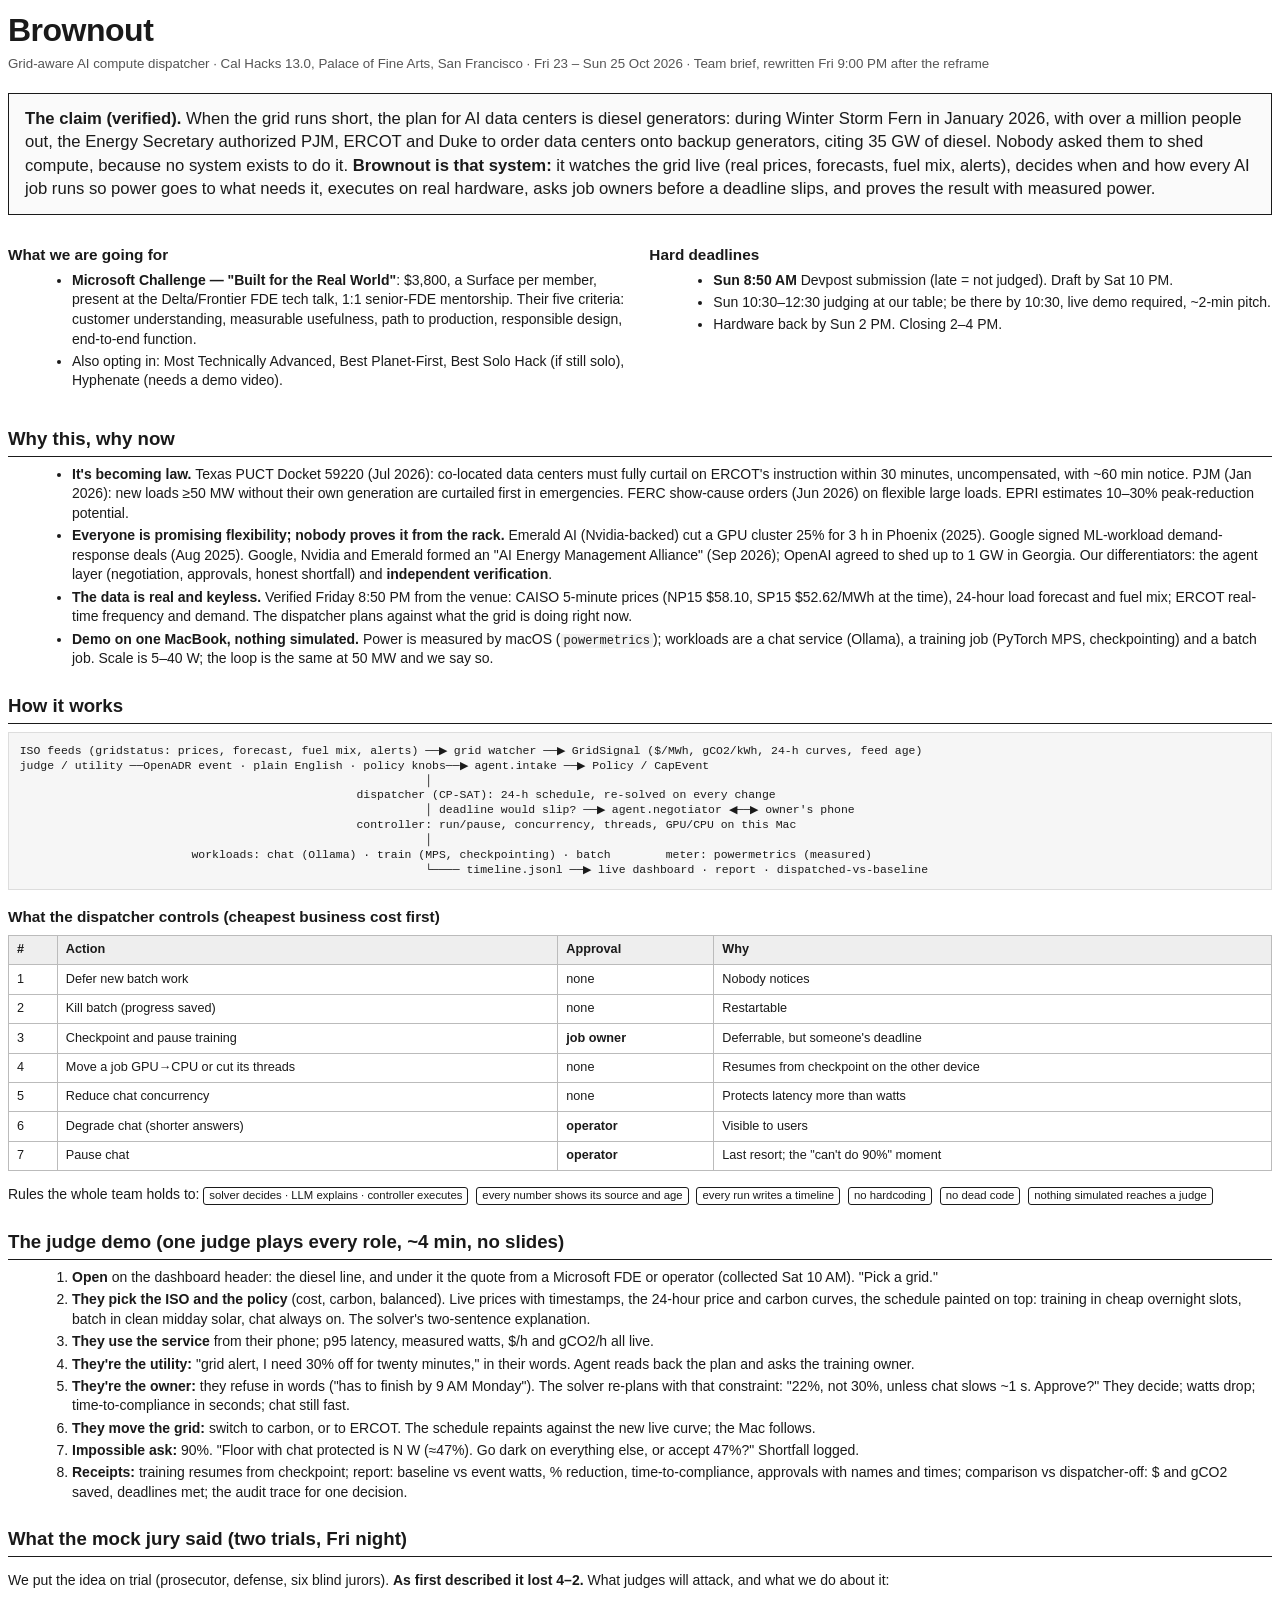
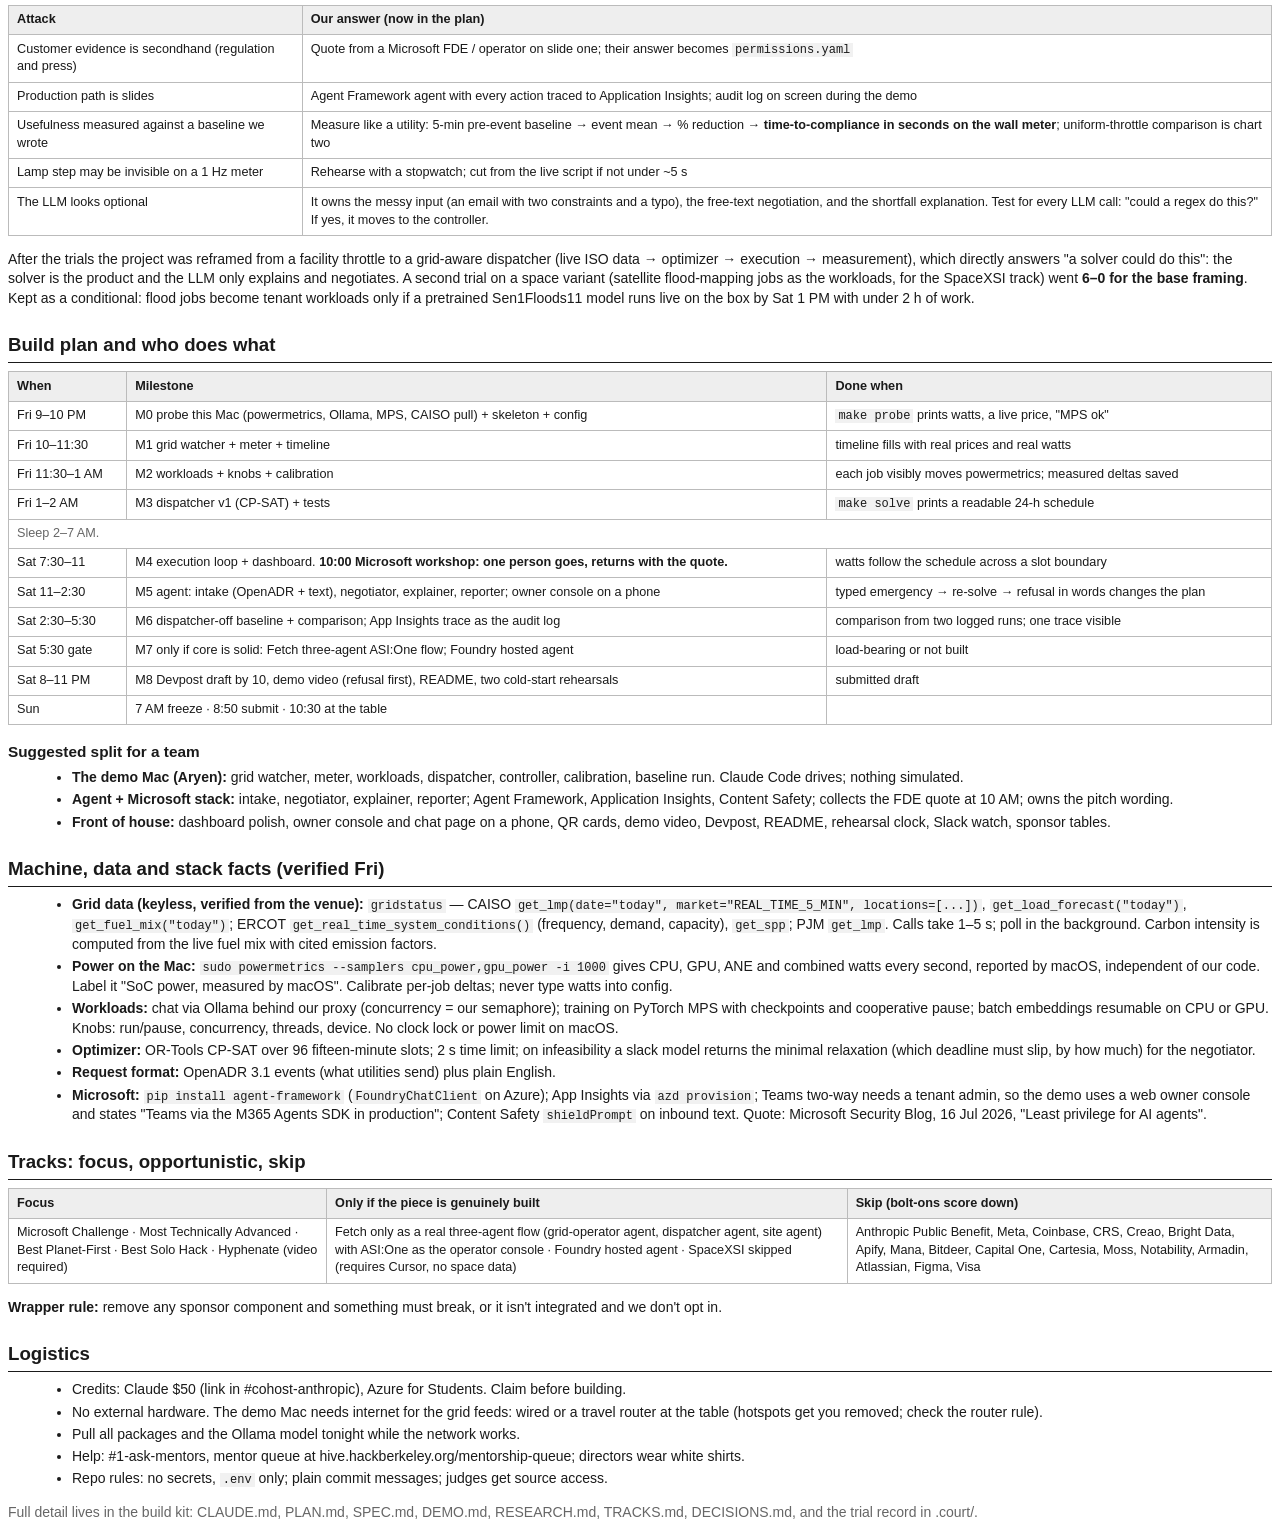
<file: report/Brownout-Project-Report.html>
<!doctype html>
<html lang="en"><head><meta charset="utf-8"><title>Brownout — Project Report</title>
<style>
@page { size: Letter; margin: 18mm 16mm 18mm 16mm; }
body { font-family: -apple-system, "Segoe UI", Helvetica, Arial, sans-serif; color:#1a1a1a; font-size:10.5pt; line-height:1.4; }
h1 { font-size:24pt; margin:0 0 2pt; letter-spacing:-0.5px; }
h2 { font-size:14pt; margin:18pt 0 6pt; border-bottom:1.5px solid #1a1a1a; padding-bottom:3pt; page-break-after:avoid; }
h3 { font-size:11.5pt; margin:12pt 0 4pt; page-break-after:avoid; }
.sub { color:#555; font-size:10pt; margin-bottom:14pt; }
.box { border:1.5px solid #1a1a1a; padding:10pt 12pt; margin:10pt 0; background:#fafafa; }
.box.big { font-size:12.5pt; }
table { border-collapse:collapse; width:100%; margin:6pt 0 10pt; font-size:9.5pt; page-break-inside:avoid; }
th, td { border:1px solid #bbb; padding:4pt 6pt; vertical-align:top; text-align:left; }
th { background:#eee; }
code { font-family: Menlo, Consolas, monospace; font-size:9pt; background:#f1f1f1; padding:0 3px; }
ul, ol { margin:4pt 0 8pt 18pt; } li { margin:2pt 0; }
.two { display:flex; gap:14pt; } .two > div { flex:1; }
.tag { display:inline-block; border:1px solid #1a1a1a; border-radius:3px; padding:0 5px; font-size:8.5pt; margin-right:4px; }
.muted { color:#666; }
.pb { page-break-before:always; }
.flow { font-family:Menlo,Consolas,monospace; font-size:8.6pt; white-space:pre; background:#f6f6f6; border:1px solid #ddd; padding:8pt; line-height:1.3; }
</style></head><body>

<h1>Brownout</h1>
<div class="sub">Grid-aware AI compute dispatcher · Cal Hacks 13.0, Palace of Fine Arts, San Francisco · Fri 23 – Sun 25 Oct 2026 · Team brief, rewritten Fri 9:00 PM after the reframe</div>

<div class="box big"><b>The claim (verified).</b> When the grid runs short, the plan for AI data centers is diesel generators: during Winter Storm Fern in January 2026, with over a million people out, the Energy Secretary authorized PJM, ERCOT and Duke to order data centers onto backup generators, citing 35 GW of diesel. Nobody asked them to shed compute, because no system exists to do it. <b>Brownout is that system:</b> it watches the grid live (real prices, forecasts, fuel mix, alerts), decides when and how every AI job runs so power goes to what needs it, executes on real hardware, asks job owners before a deadline slips, and proves the result with measured power.</div>

<div class="two">
<div><h3>What we are going for</h3>
<ul>
<li><b>Microsoft Challenge — "Built for the Real World"</b>: $3,800, a Surface per member, present at the Delta/Frontier FDE tech talk, 1:1 senior-FDE mentorship. Their five criteria: customer understanding, measurable usefulness, path to production, responsible design, end-to-end function.</li>
<li>Also opting in: Most Technically Advanced, Best Planet-First, Best Solo Hack (if still solo), Hyphenate (needs a demo video).</li>
</ul></div>
<div><h3>Hard deadlines</h3>
<ul>
<li><b>Sun 8:50 AM</b> Devpost submission (late = not judged). Draft by Sat 10 PM.</li>
<li>Sun 10:30–12:30 judging at our table; be there by 10:30, live demo required, ~2-min pitch.</li>
<li>Hardware back by Sun 2 PM. Closing 2–4 PM.</li>
</ul></div>
</div>

<h2>Why this, why now</h2>
<ul>
<li><b>It's becoming law.</b> Texas PUCT Docket 59220 (Jul 2026): co-located data centers must fully curtail on ERCOT's instruction within 30 minutes, uncompensated, with ~60 min notice. PJM (Jan 2026): new loads ≥50 MW without their own generation are curtailed first in emergencies. FERC show-cause orders (Jun 2026) on flexible large loads. EPRI estimates 10–30% peak-reduction potential.</li>
<li><b>Everyone is promising flexibility; nobody proves it from the rack.</b> Emerald AI (Nvidia-backed) cut a GPU cluster 25% for 3 h in Phoenix (2025). Google signed ML-workload demand-response deals (Aug 2025). Google, Nvidia and Emerald formed an "AI Energy Management Alliance" (Sep 2026); OpenAI agreed to shed up to 1 GW in Georgia. Our differentiators: the agent layer (negotiation, approvals, honest shortfall) and <b>independent verification</b>.</li>
<li><b>The data is real and keyless.</b> Verified Friday 8:50 PM from the venue: CAISO 5-minute prices (NP15 $58.10, SP15 $52.62/MWh at the time), 24-hour load forecast and fuel mix; ERCOT real-time frequency and demand. The dispatcher plans against what the grid is doing right now.</li>
<li><b>Demo on one MacBook, nothing simulated.</b> Power is measured by macOS (<code>powermetrics</code>); workloads are a chat service (Ollama), a training job (PyTorch MPS, checkpointing) and a batch job. Scale is 5–40 W; the loop is the same at 50 MW and we say so.</li>
</ul>

<h2>How it works</h2>
<div class="flow">ISO feeds (gridstatus: prices, forecast, fuel mix, alerts) ──▶ grid watcher ──▶ GridSignal ($/MWh, gCO2/kWh, 24-h curves, feed age)
judge / utility ──OpenADR event · plain English · policy knobs──▶ agent.intake ──▶ Policy / CapEvent
                                                           │
                                                 dispatcher (CP-SAT): 24-h schedule, re-solved on every change
                                                           │ deadline would slip? ──▶ agent.negotiator ◀──▶ owner's phone
                                                 controller: run/pause, concurrency, threads, GPU/CPU on this Mac
                                                           │
                         workloads: chat (Ollama) · train (MPS, checkpointing) · batch        meter: powermetrics (measured)
                                                           └──── timeline.jsonl ──▶ live dashboard · report · dispatched-vs-baseline</div>

<h3>What the dispatcher controls (cheapest business cost first)</h3>
<table><tr><th>#</th><th>Action</th><th>Approval</th><th>Why</th></tr>
<tr><td>1</td><td>Defer new batch work</td><td>none</td><td>Nobody notices</td></tr>
<tr><td>2</td><td>Kill batch (progress saved)</td><td>none</td><td>Restartable</td></tr>
<tr><td>3</td><td>Checkpoint and pause training</td><td><b>job owner</b></td><td>Deferrable, but someone's deadline</td></tr>
<tr><td>4</td><td>Move a job GPU→CPU or cut its threads</td><td>none</td><td>Resumes from checkpoint on the other device</td></tr>
<tr><td>5</td><td>Reduce chat concurrency</td><td>none</td><td>Protects latency more than watts</td></tr>
<tr><td>6</td><td>Degrade chat (shorter answers)</td><td><b>operator</b></td><td>Visible to users</td></tr>
<tr><td>7</td><td>Pause chat</td><td><b>operator</b></td><td>Last resort; the "can't do 90%" moment</td></tr></table>
<p>Rules the whole team holds to: <span class="tag">solver decides · LLM explains · controller executes</span> <span class="tag">every number shows its source and age</span> <span class="tag">every run writes a timeline</span> <span class="tag">no hardcoding</span> <span class="tag">no dead code</span> <span class="tag">nothing simulated reaches a judge</span></p>

<h2 class="pb">The judge demo (one judge plays every role, ~4 min, no slides)</h2>
<ol>
<li><b>Open</b> on the dashboard header: the diesel line, and under it the quote from a Microsoft FDE or operator (collected Sat 10 AM). "Pick a grid."</li>
<li><b>They pick the ISO and the policy</b> (cost, carbon, balanced). Live prices with timestamps, the 24-hour price and carbon curves, the schedule painted on top: training in cheap overnight slots, batch in clean midday solar, chat always on. The solver's two-sentence explanation.</li>
<li><b>They use the service</b> from their phone; p95 latency, measured watts, $/h and gCO2/h all live.</li>
<li><b>They're the utility:</b> "grid alert, I need 30% off for twenty minutes," in their words. Agent reads back the plan and asks the training owner.</li>
<li><b>They're the owner:</b> they refuse in words ("has to finish by 9 AM Monday"). The solver re-plans with that constraint: "22%, not 30%, unless chat slows ~1 s. Approve?" They decide; watts drop; time-to-compliance in seconds; chat still fast.</li>
<li><b>They move the grid:</b> switch to carbon, or to ERCOT. The schedule repaints against the new live curve; the Mac follows.</li>
<li><b>Impossible ask:</b> 90%. "Floor with chat protected is N W (≈47%). Go dark on everything else, or accept 47%?" Shortfall logged.</li>
<li><b>Receipts:</b> training resumes from checkpoint; report: baseline vs event watts, % reduction, time-to-compliance, approvals with names and times; comparison vs dispatcher-off: $ and gCO2 saved, deadlines met; the audit trace for one decision.</li>
</ol>

<h2>What the mock jury said (two trials, Fri night)</h2>
<p>We put the idea on trial (prosecutor, defense, six blind jurors). <b>As first described it lost 4–2.</b> What judges will attack, and what we do about it:</p>
<table><tr><th>Attack</th><th>Our answer (now in the plan)</th></tr>
<tr><td>Customer evidence is secondhand (regulation and press)</td><td>Quote from a Microsoft FDE / operator on slide one; their answer becomes <code>permissions.yaml</code></td></tr>
<tr><td>Production path is slides</td><td>Agent Framework agent with every action traced to Application Insights; audit log on screen during the demo</td></tr>
<tr><td>Usefulness measured against a baseline we wrote</td><td>Measure like a utility: 5-min pre-event baseline → event mean → % reduction → <b>time-to-compliance in seconds on the wall meter</b>; uniform-throttle comparison is chart two</td></tr>
<tr><td>Lamp step may be invisible on a 1 Hz meter</td><td>Rehearse with a stopwatch; cut from the live script if not under ~5 s</td></tr>
<tr><td>The LLM looks optional</td><td>It owns the messy input (an email with two constraints and a typo), the free-text negotiation, and the shortfall explanation. Test for every LLM call: "could a regex do this?" If yes, it moves to the controller.</td></tr></table>
<p>After the trials the project was reframed from a facility throttle to a grid-aware dispatcher (live ISO data → optimizer → execution → measurement), which directly answers "a solver could do this": the solver is the product and the LLM only explains and negotiates. A second trial on a space variant (satellite flood-mapping jobs as the workloads, for the SpaceXSI track) went <b>6–0 for the base framing</b>. Kept as a conditional: flood jobs become tenant workloads only if a pretrained Sen1Floods11 model runs live on the box by Sat 1 PM with under 2 h of work.</p>

<h2>Build plan and who does what</h2>
<table><tr><th>When</th><th>Milestone</th><th>Done when</th></tr>
<tr><td>Fri 9–10 PM</td><td>M0 probe this Mac (powermetrics, Ollama, MPS, CAISO pull) + skeleton + config</td><td><code>make probe</code> prints watts, a live price, "MPS ok"</td></tr>
<tr><td>Fri 10–11:30</td><td>M1 grid watcher + meter + timeline</td><td>timeline fills with real prices and real watts</td></tr>
<tr><td>Fri 11:30–1 AM</td><td>M2 workloads + knobs + calibration</td><td>each job visibly moves powermetrics; measured deltas saved</td></tr>
<tr><td>Fri 1–2 AM</td><td>M3 dispatcher v1 (CP-SAT) + tests</td><td><code>make solve</code> prints a readable 24-h schedule</td></tr>
<tr><td colspan="3" class="muted">Sleep 2–7 AM.</td></tr>
<tr><td>Sat 7:30–11</td><td>M4 execution loop + dashboard. <b>10:00 Microsoft workshop: one person goes, returns with the quote.</b></td><td>watts follow the schedule across a slot boundary</td></tr>
<tr><td>Sat 11–2:30</td><td>M5 agent: intake (OpenADR + text), negotiator, explainer, reporter; owner console on a phone</td><td>typed emergency → re-solve → refusal in words changes the plan</td></tr>
<tr><td>Sat 2:30–5:30</td><td>M6 dispatcher-off baseline + comparison; App Insights trace as the audit log</td><td>comparison from two logged runs; one trace visible</td></tr>
<tr><td>Sat 5:30 gate</td><td>M7 only if core is solid: Fetch three-agent ASI:One flow; Foundry hosted agent</td><td>load-bearing or not built</td></tr>
<tr><td>Sat 8–11 PM</td><td>M8 Devpost draft by 10, demo video (refusal first), README, two cold-start rehearsals</td><td>submitted draft</td></tr>
<tr><td>Sun</td><td>7 AM freeze · 8:50 submit · 10:30 at the table</td><td></td></tr></table>

<h3>Suggested split for a team</h3>
<ul>
<li><b>The demo Mac (Aryen):</b> grid watcher, meter, workloads, dispatcher, controller, calibration, baseline run. Claude Code drives; nothing simulated.</li>
<li><b>Agent + Microsoft stack:</b> intake, negotiator, explainer, reporter; Agent Framework, Application Insights, Content Safety; collects the FDE quote at 10 AM; owns the pitch wording.</li>
<li><b>Front of house:</b> dashboard polish, owner console and chat page on a phone, QR cards, demo video, Devpost, README, rehearsal clock, Slack watch, sponsor tables.</li>
</ul>

<h2 class="pb">Machine, data and stack facts (verified Fri)</h2>
<ul>
<li><b>Grid data (keyless, verified from the venue):</b> <code>gridstatus</code> — CAISO <code>get_lmp(date="today", market="REAL_TIME_5_MIN", locations=[...])</code>, <code>get_load_forecast("today")</code>, <code>get_fuel_mix("today")</code>; ERCOT <code>get_real_time_system_conditions()</code> (frequency, demand, capacity), <code>get_spp</code>; PJM <code>get_lmp</code>. Calls take 1–5 s; poll in the background. Carbon intensity is computed from the live fuel mix with cited emission factors.</li>
<li><b>Power on the Mac:</b> <code>sudo powermetrics --samplers cpu_power,gpu_power -i 1000</code> gives CPU, GPU, ANE and combined watts every second, reported by macOS, independent of our code. Label it "SoC power, measured by macOS". Calibrate per-job deltas; never type watts into config.</li>
<li><b>Workloads:</b> chat via Ollama behind our proxy (concurrency = our semaphore); training on PyTorch MPS with checkpoints and cooperative pause; batch embeddings resumable on CPU or GPU. Knobs: run/pause, concurrency, threads, device. No clock lock or power limit on macOS.</li>
<li><b>Optimizer:</b> OR-Tools CP-SAT over 96 fifteen-minute slots; 2 s time limit; on infeasibility a slack model returns the minimal relaxation (which deadline must slip, by how much) for the negotiator.</li>
<li><b>Request format:</b> OpenADR 3.1 events (what utilities send) plus plain English.</li>
<li><b>Microsoft:</b> <code>pip install agent-framework</code> (<code>FoundryChatClient</code> on Azure); App Insights via <code>azd provision</code>; Teams two-way needs a tenant admin, so the demo uses a web owner console and states "Teams via the M365 Agents SDK in production"; Content Safety <code>shieldPrompt</code> on inbound text. Quote: Microsoft Security Blog, 16 Jul 2026, "Least privilege for AI agents".</li>
</ul>

<h2>Tracks: focus, opportunistic, skip</h2>
<table><tr><th>Focus</th><th>Only if the piece is genuinely built</th><th>Skip (bolt-ons score down)</th></tr>
<tr><td>Microsoft Challenge · Most Technically Advanced · Best Planet-First · Best Solo Hack · Hyphenate (video required)</td>
<td>Fetch only as a real three-agent flow (grid-operator agent, dispatcher agent, site agent) with ASI:One as the operator console · Foundry hosted agent · SpaceXSI skipped (requires Cursor, no space data)</td>
<td>Anthropic Public Benefit, Meta, Coinbase, CRS, Creao, Bright Data, Apify, Mana, Bitdeer, Capital One, Cartesia, Moss, Notability, Armadin, Atlassian, Figma, Visa</td></tr></table>
<p><b>Wrapper rule:</b> remove any sponsor component and something must break, or it isn't integrated and we don't opt in.</p>

<h2>Logistics</h2>
<ul>
<li>Credits: Claude $50 (link in #cohost-anthropic), Azure for Students. Claim before building.</li>
<li>No external hardware. The demo Mac needs internet for the grid feeds: wired or a travel router at the table (hotspots get you removed; check the router rule).</li>
<li>Pull all packages and the Ollama model tonight while the network works.</li>
<li>Help: #1-ask-mentors, mentor queue at hive.hackberkeley.org/mentorship-queue; directors wear white shirts.</li>
<li>Repo rules: no secrets, <code>.env</code> only; plain commit messages; judges get source access.</li>
</ul>

<p class="muted">Full detail lives in the build kit: CLAUDE.md, PLAN.md, SPEC.md, DEMO.md, RESEARCH.md, TRACKS.md, DECISIONS.md, and the trial record in .court/.</p>
</body></html>
</file>
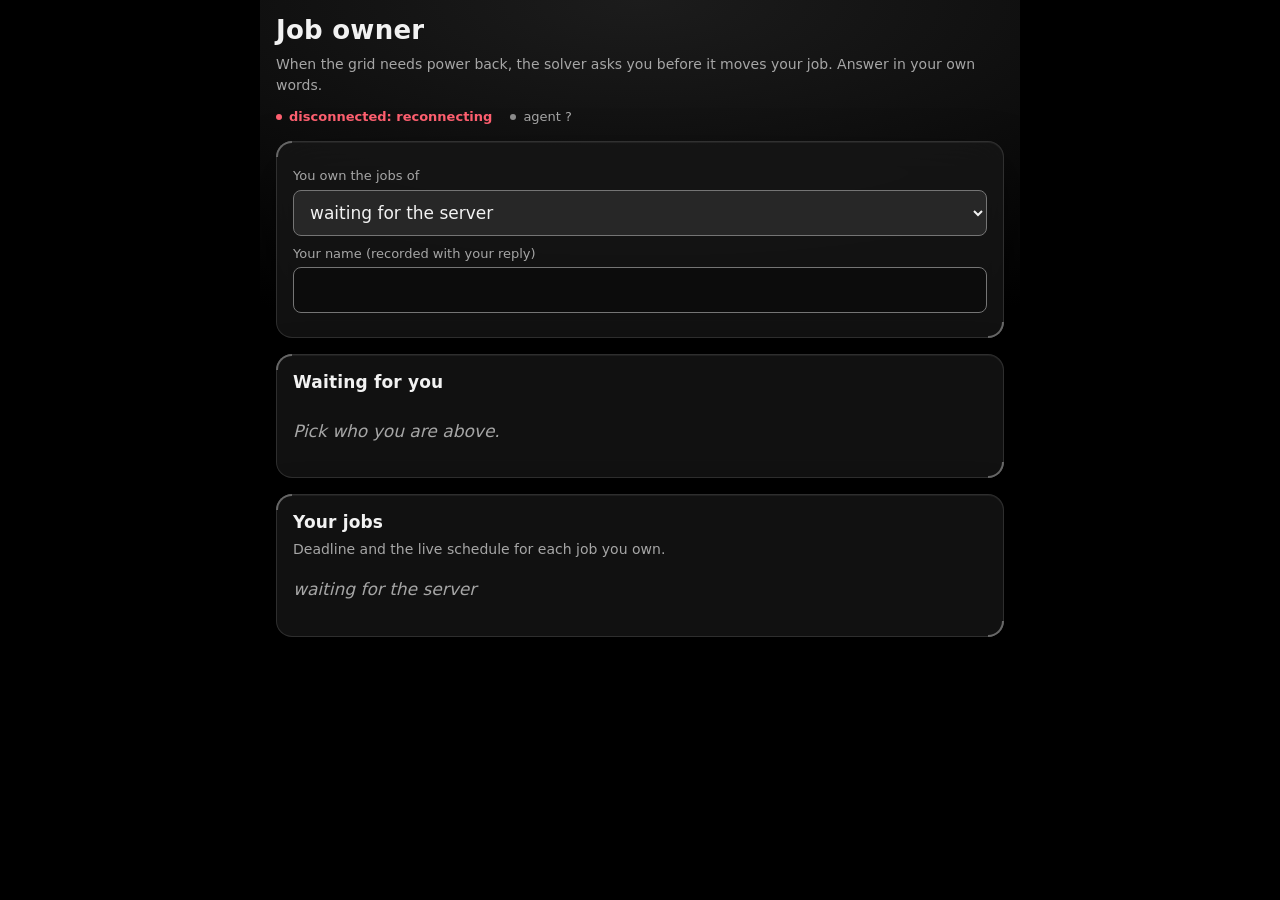
<file: web/owner.html>
<!doctype html>
<html lang="en">
<head>
  <meta charset="utf-8">
  <meta name="viewport" content="width=device-width, initial-scale=1">
  <title>Griddy · owner</title>
  <link rel="preconnect" href="https://fonts.googleapis.com">
  <link rel="preconnect" href="https://fonts.gstatic.com" crossorigin>
  <link href="https://fonts.googleapis.com/css2?family=Barlow:wght@400;500;600;700&display=swap" rel="stylesheet">
  <link rel="stylesheet" href="style.css">
</head>
<body class="phone">
  <header class="phone-top">
    <h1>Job owner</h1>
    <p class="cap">When the grid needs power back, the solver asks you before it moves your job. Answer in your own words.</p>
    <div class="badges"><span id="conn" class="badge">connecting</span><span id="agent" class="badge">agent ?</span></div>
  </header>

  <main>
    <section class="panel">
      <label class="field"><span>You own the jobs of</span><select id="owner"><option value="">waiting for the server</option></select></label>
      <label class="field"><span>Your name (recorded with your reply)</span><input id="who" autocomplete="name" maxlength="80"></label>
    </section>

    <section class="panel">
      <h2>Waiting for you</h2>
      <div id="requests" class="board" aria-live="polite" aria-relevant="additions"></div>
      <div class="src" id="requests-src"></div>
    </section>

    <section class="panel">
      <h2>Your jobs</h2>
      <p class="cap">Deadline and the live schedule for each job you own.</p>
      <div id="mine"><p class="empty">waiting for the server</p></div>
    </section>
  </main>

  <script src="common.js"></script>
  <script src="approvals.js"></script>
  <script src="owner.js"></script>
</body>
</html>
</file>
<file: web/style.css>
/* Brownout: one stylesheet for the dashboard (projector, 1.5 m) and the phone pages (375 px). */
/* Tokens: a control room in black and grey (the Brownout design system). Power is drawn in white; colour
   says what a thing is (a job, the price, a limit); brightness says whether it is live; motion says that it
   just changed. Red only for limits, amber only for price and warnings. */
:root {
  /* the design system's tokens */
  --ground: #000000;          /* the page */
  --ground-glow: #1c1c1c;     /* the one pool of light behind what is live */
  --glass: rgba(24, 24, 24, 0.74);          /* panels; reads as #121212 */
  --glass-raised: rgba(44, 44, 44, 0.82);   /* inputs, pressed segments; reads as #242424 */
  --recess: #0c0c0c;          /* wells: a deferred slot, a gauge track */
  --hairline: rgba(255, 255, 255, 0.12);    /* dividers and gridlines only */
  --edge: #757575;            /* control borders, 3:1 or better */
  --ink: #f2f2f2; --ink-muted: #a6a6a6; --ink-quiet: #8c8c8c;
  --current: #ffffff;         /* power, measured and live */
  --current-dim: #666666;     /* power at rest; planned-watt bars, 3:1 on a panel */
  --on-current: #0a0a0a;
  --price: #ffb547;           /* signal amber: price and attention */
  --limit: #ff6070;           /* limit red: caps, over-cap, refusals */
  --limit-ink: #ffc4ca; --on-limit: #1a0508;
  --within: #3ee8a5;          /* live and within limits; always with its word */
  --job-chat: #7aa9ff; --job-train: #cf9bff; --job-batch: #a8e86a; --job-idle: #4a4a4a;
  --focus: var(--ink);
  --space-1: 4px; --space-2: 8px; --space-3: 12px; --space-4: 16px; --space-5: 24px; --space-6: 32px; --space-7: 56px;
  --radius-cell: 2px; --radius-control: 8px; --radius-panel: 16px; --radius-pill: 999px;
  --shadow-panel: 0 24px 48px rgba(0, 0, 0, 0.6), inset 0 1px 0 rgba(255, 255, 255, 0.06);
  --glow-current: 0 0 24px rgba(255, 255, 255, 0.28);
  --glow-line: 0 0 5px rgba(255, 255, 255, 0.5);
  --glow-limit: 0 0 28px rgba(255, 96, 112, 0.45);
  --blur-glass: 18px;
  --font: "Saira", "Bahnschrift", "DIN Alternate", "Segoe UI", system-ui, sans-serif;
  /* the names the page scripts and dashboard.css already use, on the same values */
  --bg: var(--ground); --panel: var(--glass); --panel2: var(--glass-raised); --line: var(--hairline);
  --text: var(--ink); --muted: var(--ink-muted);
  --warn: var(--price); --bad: var(--limit); --ok: var(--within); --action: var(--current);
  --off: var(--recess);
}
* { box-sizing: border-box; }
html { background: var(--ground); }
body {
  margin: 0 auto; max-width: 1680px; padding: var(--space-5) var(--space-6) var(--space-6); color: var(--ink);
  font: 400 17px/1.5 var(--font); font-variant-numeric: tabular-nums; overflow-wrap: anywhere; -webkit-font-smoothing: antialiased;
  background: radial-gradient(110% 60% at 50% 0%, var(--ground-glow) 0%, var(--ground) 65%) fixed, var(--ground); min-height: 100vh;
}
h1 { margin: 0; font-size: 26px; line-height: 1.15; font-weight: 600; letter-spacing: 0.01em; }
h2 { margin: 0 0 var(--space-2); font-size: 15px; line-height: 1.3; font-weight: 600; letter-spacing: 0.01em; color: var(--ink-muted); }
h2.sub-h { margin-top: var(--space-4); font-size: 14px; }
h3 { margin: 0; font-size: 19px; font-weight: 600; }
a { color: var(--ink); text-decoration-color: var(--edge); text-underline-offset: 3px; }
a:hover { text-decoration-color: var(--ink); }
:focus-visible { outline: 2px solid var(--focus); outline-offset: 2px; }

.top { display: flex; flex-wrap: wrap; gap: var(--space-3) var(--space-5); justify-content: space-between; align-items: flex-start; margin-bottom: var(--space-5); }
.claim p { margin: var(--space-1) 0 0; font-size: 19px; line-height: 1.45; max-width: 62ch; color: var(--ink-muted); }
.quote blockquote { margin: var(--space-2) 0 0; font-size: 17px; font-style: italic; max-width: 70ch; }
.quote cite { color: var(--ink-muted); font-size: 14px; font-style: normal; }
.controls { display: flex; flex-wrap: wrap; gap: var(--space-2); align-items: center; }
.controls label { color: var(--ink-muted); font-size: 14px; display: flex; gap: 6px; align-items: center; }

/* ---------- controls ---------- */
select, button, input, textarea {
  font: inherit; color: var(--ink); background: var(--glass-raised); border: 1px solid var(--edge);
  border-radius: var(--radius-control); padding: 8px 12px; transition: border-color .2s, background .2s, box-shadow .2s;
}
select:hover, input:hover, textarea:hover { border-color: var(--ink-muted); }
textarea, input { background: var(--recess); }
::placeholder { color: var(--ink-quiet); }
button { cursor: pointer; font-weight: 600; font-size: 15px; }
button:hover { border-color: var(--ink-muted); }
button:active { transform: translateY(1px); }
button:disabled { opacity: 0.5; cursor: default; transform: none; }
button.primary { background: var(--current); border-color: var(--current); color: var(--on-current); box-shadow: var(--glow-current); }
button.danger { background: transparent; border-color: var(--limit); color: var(--limit); }
button.danger:hover { background: var(--limit); color: var(--on-limit); }
.keys { color: var(--ink-muted); font-size: 13px; width: 100%; text-align: right; }
kbd { border: 1px solid var(--hairline); border-radius: var(--radius-cell); padding: 0 5px; font: 600 0.85em var(--font); color: var(--ink-muted); }

/* ---------- status: a word and a small dot, coloured only when it matters. No pills, no fills, no glow ---------- */
.badge { display: inline-flex; align-items: center; gap: 7px; white-space: nowrap; font-size: 13px; font-weight: 500; line-height: 1.35; color: var(--ink-muted); }
.badge::before { content: ""; width: 6px; height: 6px; border-radius: 50%; background: var(--ink-quiet); flex: none; }
.badge.ok::before, .state-running::before { background: var(--within); }
.badge.warn, .state-paused, .state-stopped { color: var(--price); }
.badge.warn::before, .state-paused::before, .state-stopped::before { background: var(--price); }
.badge.bad { color: var(--limit); font-weight: 600; }
.badge.bad::before { background: var(--limit); }
.state-done { color: var(--ink-muted); }

/* ---------- panels: glass over the black; corner ticks are the status lamp ---------- */
main { display: grid; gap: var(--space-5); }
.row { display: grid; gap: var(--space-5); }
.bottom { grid-template-columns: repeat(auto-fit, minmax(340px, 1fr)); }
.panel {
  position: relative; min-width: 0; padding: var(--space-5); border-radius: var(--radius-panel);
  background: var(--glass); border: 1px solid var(--hairline); box-shadow: var(--shadow-panel);
  -webkit-backdrop-filter: blur(var(--blur-glass)) saturate(140%); backdrop-filter: blur(var(--blur-glass)) saturate(140%);
  --tick: var(--current-dim);
}
.panel[data-state="live"] { --tick: var(--current); }
.panel[data-state="stale"] { --tick: var(--price); }
.panel[data-state="over"] { --tick: var(--limit); }
.panel::before, .panel::after {
  content: ""; position: absolute; width: 14px; height: 14px; pointer-events: none;
  border: 0 solid var(--tick); transition: border-color .3s, width .5s, height .5s;
}
.panel::before { top: -1px; left: -1px; border-top-width: 2px; border-left-width: 2px; border-top-left-radius: var(--radius-panel); }
.panel::after { bottom: -1px; right: -1px; border-bottom-width: 2px; border-right-width: 2px; border-bottom-right-radius: var(--radius-panel); }
.pulse::before, .pulse::after { width: 34px; height: 34px; }
.label { color: var(--ink-muted); font-size: 13px; font-weight: 500; }
.cap { color: var(--ink-muted); font-size: 14px; margin: -2px 0 var(--space-3); max-width: 80ch; }
.value { font-size: 44px; font-weight: 350; font-stretch: 75%; line-height: 1.05; margin: var(--space-1) 0; letter-spacing: -0.01em; }
.value.bad { color: var(--limit); }
.value.stale, .stale { opacity: 0.55; }
.value small { font-size: 0.4em; font-weight: 500; font-stretch: 100%; color: var(--ink-muted); margin-left: 0.25em; letter-spacing: 0; }
.sub { font-size: 15px; }
.src { color: var(--ink-quiet); font-size: 12px; line-height: 1.4; letter-spacing: 0.01em; overflow-wrap: anywhere; }
.empty { color: var(--ink-muted); font-style: italic; }

.panel-head { display: flex; justify-content: space-between; align-items: center; gap: var(--space-2) var(--space-3); flex-wrap: wrap; margin-bottom: var(--space-2); }
.panel-head h2 { margin: 0; }
.legend { display: flex; flex-wrap: wrap; gap: var(--space-2) var(--space-4); margin: var(--space-3) 0 var(--space-1); font-size: 13px; color: var(--ink-muted); }
.sw { display: inline-block; width: 14px; height: 10px; margin-right: 6px; vertical-align: middle; border-radius: var(--radius-cell); }
.sw.price { background: var(--price); }
.sw.carbon { background: repeating-linear-gradient(90deg, var(--ink-muted) 0 4px, transparent 4px 6px); }
.sw.run-gpu { background: var(--job-train); }
.sw.run-cpu { background: repeating-linear-gradient(45deg, var(--job-train) 0 2px, transparent 2px 4px); }
.sw.off { background: var(--recess); border: 1px solid var(--edge); }
.sw.cap { background: rgba(255, 96, 112, 0.2); border: 1px solid var(--limit); }
.sw.now { background: rgba(255, 255, 255, 0.12); outline: 2px solid var(--ink); }

.job-head { display: flex; justify-content: space-between; align-items: center; margin-bottom: var(--space-2); }
.kv { font-size: 15px; margin: 2px 0; }
.kv b { color: var(--ink-muted); font-weight: 500; margin-right: 6px; }
.bar { height: 6px; background: var(--recess); border-radius: var(--radius-pill); overflow: hidden; margin: var(--space-1) 0; }
.bar span { display: block; height: 100%; background: var(--c, var(--current)); box-shadow: 0 0 8px var(--c, var(--current)); transition: width .8s cubic-bezier(.2, .8, .2, 1); }

.explain { font-size: 19px; line-height: 1.45; min-height: 3.2em; }
.plan ul, .explanations { margin: 6px 0; padding-left: 20px; }
.plan-head { font-weight: 600; }
.explanations li { margin: var(--space-1) 0; }
.explanations li::marker { color: var(--ink-quiet); }
.warn-line { color: var(--price); font-weight: 600; margin-top: var(--space-1); }
li.bad, .log li.bad, .bad-text { color: var(--limit-ink); }

.log { list-style: none; margin: 0; padding: 0; height: 380px; overflow-y: auto; font-size: 14px; scrollbar-color: var(--edge) transparent; }
.log li { display: grid; grid-template-columns: auto auto 1fr; gap: var(--space-2); padding: 6px 0; border-bottom: 1px solid var(--hairline); animation: arrive .6s cubic-bezier(.2, .8, .2, 1); }
.log li.empty { display: block; border: 0; animation: none; }
.log time { color: var(--ink-quiet); }
.log .kind { color: var(--ink-muted); font-size: 12px; padding-top: 2px; min-width: 70px; }
@keyframes arrive { 0% { opacity: 0; transform: translateY(-4px); background: rgba(255, 255, 255, 0.06); } 100% { opacity: 1; transform: none; background: transparent; } }

@media (max-width: 640px) {
  body { padding: var(--space-3) var(--space-4) var(--space-5); font-size: 16px; }
  h1 { font-size: 22px; }
  .claim p { font-size: 16px; }
  .panel { padding: var(--space-4); }
  .value { font-size: 34px; }
  .keys { display: none; }
}

/* ---------- phone pages (chat, owner, operator): 375 px wide, no horizontal scroll ---------- */
body.phone { max-width: 760px; padding: var(--space-4) var(--space-4) var(--space-5); font-size: 17px; }
.phone-top { margin-bottom: var(--space-4); }
.phone-top h1 { font-size: 26px; }
.phone-top .cap { margin: var(--space-2) 0; }
.badges { display: flex; flex-wrap: wrap; gap: 6px 18px; margin-top: var(--space-3); }
.phone main { gap: var(--space-4); }
.phone .panel { padding: var(--space-4); }
.phone textarea, .phone input, .phone select { width: 100%; font-size: 17px; min-height: 46px; }
.phone textarea { resize: vertical; min-height: 3em; }
.phone button { min-height: 46px; padding: 9px 18px; }
.phone .panel h2 { color: var(--ink); font-size: 17px; }
.field { display: grid; gap: var(--space-1); margin: var(--space-2) 0; }
.field > span { color: var(--ink-muted); font-size: 13px; font-weight: 500; }
.btn-row { display: flex; flex-wrap: wrap; gap: var(--space-2); align-items: center; margin-top: var(--space-2); }

.thread { list-style: none; margin: 0; padding: 0; display: grid; gap: var(--space-3); }
.msg { max-width: 92%; padding: 11px 14px; border-radius: var(--radius-control); background: var(--glass); border: 1px solid var(--hairline); animation: arrive .5s cubic-bezier(.2, .8, .2, 1); }
.msg.user { justify-self: end; background: var(--glass-raised); border-color: var(--edge); }
.msg .body { white-space: pre-wrap; }
.msg.pending .body::after { content: ""; display: inline-block; width: 8px; height: 1em; margin-left: 3px; vertical-align: text-bottom; background: var(--current); animation: caret 1s steps(2) infinite; }
@keyframes caret { 50% { opacity: 0; } }
.msg .meta { color: var(--ink-quiet); font-size: 12px; margin-top: 6px; }
.msg .meta:empty { display: none; }
.msg.error { border-color: var(--limit); }
.msg.error .meta { color: var(--limit-ink); }
.composer { position: sticky; bottom: 0; display: grid; grid-template-columns: 1fr auto; gap: var(--space-2); padding: var(--space-3) 0 var(--space-1); background: linear-gradient(to top, var(--ground) 70%, transparent); }
.composer textarea { min-height: 46px; }

/* approval cards (owner + operator) */
.board { display: grid; gap: var(--space-3); }
.ask {
  position: relative; border: 1px solid var(--price); border-radius: var(--radius-panel); padding: var(--space-4); background: var(--glass-raised);
  animation: arrive .6s cubic-bezier(.2, .8, .2, 1);
}
.ask.closed { border-color: var(--hairline); background: var(--glass); }
.ask.expired { opacity: 0.6; }
.ask-head { display: flex; flex-wrap: wrap; gap: var(--space-1) var(--space-2); align-items: center; }
.ask-head b { font-size: 19px; font-weight: 600; }
.ask-head .src { width: 100%; }
.ask-msg { font-size: 19px; line-height: 1.45; margin: var(--space-3) 0; }
.ask-facts { border-top: 1px solid var(--hairline); padding-top: var(--space-2); margin: var(--space-3) 0; color: var(--ink-muted); font-size: 15px; }
.ask-reply { margin-top: var(--space-3); }
.ask-decision:not(:empty) { margin-top: var(--space-3); animation: arrive .6s cubic-bezier(.2, .8, .2, 1); }
.decision-line { font-size: 17px; display: flex; flex-wrap: wrap; gap: var(--space-2); align-items: center; }
.ask-change:not(:empty) { font-size: 15px; margin-top: var(--space-3); padding: var(--space-3); border-radius: var(--radius-control); background: var(--recess); border: 1px solid var(--hairline); }
.change-h { color: var(--ink-muted); font-size: 13px; font-weight: 600; margin-bottom: var(--space-1); }
.ask-change .was { color: var(--ink-quiet); }
.ask-change .now { font-weight: 600; }
.mine-job { padding: var(--space-3) 0; border-top: 1px solid var(--hairline); }
.mine-job:first-child { border-top: 0; }

/* operator console */
.power-strip { display: grid; grid-template-columns: minmax(0, 1fr) 132px; gap: var(--space-2) var(--space-4); align-items: center; }
.power-strip .power-now { display: flex; flex-wrap: wrap; align-items: baseline; gap: var(--space-1) var(--space-4); }
.power-strip .pw { display: grid; gap: 2px; }
.power-strip .src { grid-column: 1 / -1; }
.power-gauge { width: 132px; }
.pw-now { font-size: 64px; font-weight: 300; letter-spacing: -0.02em; }
.pw-mean { font-size: 30px; font-weight: 400; }
.power-gauge .gauge-mid { padding: 14%; }
.power-gauge .gauge-mid .ro { font-size: 22px; }
.power-gauge .gauge-mid .label { font-size: 11px; }
.transcript-label { color: var(--price); font-size: 14px; margin-bottom: var(--space-1); }
textarea.mono { font-family: ui-monospace, "Cascadia Mono", Menlo, monospace; font-size: 15px; }
.result:not(:empty) { margin-top: var(--space-3); animation: arrive .6s cubic-bezier(.2, .8, .2, 1); }

/* Simulated content: a dashed edge and a SIMULATED tag, never the look of a measured number. */
.panel.sim { border-style: dashed; border-color: var(--ink-muted); --tick: transparent; }
.panel.sim .cap { margin-top: 6px; }
.badge.sim { border: 1px dashed var(--ink-muted); border-radius: var(--radius-cell); padding: 1px 8px; color: var(--ink-muted); background: transparent; box-shadow: none; letter-spacing: .06em; }
.badge.sim::before { display: none; }
.nb-grid { display: grid; grid-template-columns: repeat(auto-fit, minmax(150px, 1fr)); gap: var(--space-3) var(--space-4); margin-top: var(--space-3); }
.nb-grid .value { font-size: 26px; margin: 0; }
.nb-grid .bar span { background: var(--price); box-shadow: none; }
.nb-grid .bar.over span { background: var(--limit); }
#events { display: grid; gap: var(--space-3); }
.ev { border: 1px solid var(--hairline); border-radius: var(--radius-panel); padding: var(--space-3) var(--space-4); background: var(--glass-raised); }
.ev-active { border-color: var(--price); }
.ev-ended { opacity: 0.75; }
.ev-head { display: flex; flex-wrap: wrap; gap: var(--space-1) var(--space-2); align-items: center; font-size: 17px; }
.ev-clock { margin-left: auto; }
.ttc { margin-top: var(--space-2); font-size: 17px; display: flex; flex-wrap: wrap; align-items: baseline; gap: var(--space-2); }
.ttc-n { font-size: 56px; font-weight: 300; font-stretch: 75%; line-height: 1; letter-spacing: -0.02em; }
.ttc.ok .ttc-n { color: var(--within); text-shadow: 0 0 24px rgba(62, 232, 165, 0.35); }
.ttc.wait .ttc-n { color: var(--price); }
.ttc.bad .ttc-n { color: var(--limit); text-shadow: var(--glow-limit); }

/* receipts (dashboard) */
.receipts { margin-top: var(--space-1); }
.receipt-pick { display: flex; flex-wrap: wrap; gap: var(--space-2) var(--space-4); align-items: center; margin: 6px 0 var(--space-3); }
.receipt-pick label { color: var(--ink-muted); font-size: 14px; display: flex; gap: 6px; align-items: center; flex-wrap: wrap; }
.receipt-pick select { max-width: 100%; }
.receipt-grid { display: grid; gap: var(--space-4) var(--space-5); grid-template-columns: repeat(auto-fit, minmax(380px, 1fr)); margin-bottom: var(--space-3); }
.receipt-head { display: flex; flex-wrap: wrap; gap: var(--space-2) var(--space-6); margin: var(--space-1) 0 var(--space-3); }
.receipt-head .value { font-size: 36px; }
.rtable { width: 100%; border-collapse: collapse; font-size: 15px; margin: var(--space-2) 0; }
.rtable th, .rtable td { text-align: left; vertical-align: top; padding: 7px var(--space-2); border-bottom: 1px solid var(--hairline); }
.rtable thead th { color: var(--ink-muted); font-weight: 500; font-size: 13px; }
.rtable tbody tr { transition: background .2s; }
.rtable tbody tr:hover { background: rgba(255, 255, 255, 0.03); }
.rtable.compare tbody th { font-weight: 500; }
.rtable td.good { color: var(--within); font-weight: 600; }
.rtable.trace td.attrs { font-size: 12px; }
.attr { display: inline-block; margin: 0 var(--space-2) 2px 0; padding: 0 6px; border-radius: var(--radius-cell); background: rgba(255, 255, 255, 0.06); }
@media (max-width: 640px) {
  .receipt-grid { grid-template-columns: 1fr; }
  .receipt-pick label { width: 100%; }
  .receipt-pick select { width: 100%; min-width: 0; }
  .rtable { font-size: 13px; }
  .rtable.trace td.attrs { display: none; }
}

/* ---------- the 24-hour dispatch map (web/map.js) ---------- */
.map { margin: 6px 0 2px; min-height: 250px; }   /* reserved so the page does not jump when the schedule arrives */
.map-grid { --label: 92px; display: grid; grid-template-columns: var(--label) repeat(var(--n), minmax(0, 1fr));
  column-gap: 2px; row-gap: 6px; position: relative; align-items: stretch; }
.map-label { grid-column: 1; align-self: center; padding-right: var(--space-2); font-size: 14px; color: var(--ink-muted); line-height: 1.15; }
.map-label b { color: var(--c, var(--ink)); font-size: 17px; font-weight: 600; }
.map-scale { font-size: 12px; color: var(--ink-quiet); }
.map-curve { height: 64px; border-bottom: 1px solid var(--hairline); }
.map-curve svg { width: 100%; height: 100%; display: block; overflow: visible; }
.map-curve path { fill: none; vector-effect: non-scaling-stroke; }
.map-curve path.price { stroke: var(--price); stroke-width: 2.5; filter: drop-shadow(0 0 4px rgba(255, 181, 71, 0.45)); }
.map-curve path.carbon { stroke: var(--ink-muted); stroke-width: 1.5; stroke-dasharray: 5 4; opacity: .8; }
.map-hour { font-size: 12px; color: var(--ink-muted); white-space: nowrap; overflow: visible; border-left: 1px solid var(--hairline); padding-left: 4px; }
.map-cap { position: relative; height: 22px; background: rgba(255, 96, 112, 0.18); border: 1px solid var(--limit); border-radius: var(--radius-cell); }
.map-cap span { position: absolute; left: 6px; top: 1px; font-size: 12px; font-weight: 600; color: var(--limit-ink); white-space: nowrap; }
.map-cell { height: 30px; border-radius: var(--radius-cell); transition: background .4s, box-shadow .4s; }
.map-cell.off { background: var(--recess); }
.map-cell.run-gpu { background: var(--c); box-shadow: 0 0 10px -3px var(--c); }
.map-cell.run-cpu { background: repeating-linear-gradient(45deg, var(--c) 0 3px, var(--recess) 3px 6px); }
.map-bar { height: 28px; display: flex; align-items: flex-end; }
.map-bar i { display: block; width: 100%; background: var(--current-dim); border-radius: 1px 1px 0 0; transition: height .5s cubic-bezier(.2, .8, .2, 1); }
.map-bar.over i { background: var(--limit); }
.map-now { position: relative; outline: 2px solid var(--ink); outline-offset: 1px; border-radius: var(--radius-cell); background: rgba(255, 255, 255, .07); box-shadow: 0 0 18px rgba(255, 255, 255, .25); pointer-events: none; z-index: 2; }
@media (max-width: 640px) {
  .map-grid { --label: 54px; column-gap: 1px; }
  .map-label b { font-size: 14px; }
  .map-scale { display: none; }
  .map-cell { height: 22px; }
  .map-curve { height: 48px; }
  .map-hour { font-size: 11px; }
  .map-hour:not(.h6) { visibility: hidden; }
}

/* ---------- proof page ---------- */
.proof-trace svg { width: 100%; height: auto; display: block; }
.proof-trace .grid { stroke: var(--hairline); stroke-width: 1; }
.proof-trace .zero { stroke: var(--ink-muted); stroke-dasharray: 4 4; }
.proof-trace .tick { fill: var(--ink-muted); font: 13px var(--font); }
.proof-trace .trace { fill: none; stroke-width: 2.2; stroke-linejoin: round; filter: drop-shadow(0 0 3px rgba(255, 255, 255, 0.25)); }
.proof-trace .cap { stroke: var(--limit); stroke-width: 2; }
.proof-trace .cap-label { fill: var(--limit-ink); font: 600 13px var(--font); }

/* ---------- live parts (common.js kit): rolling readouts, the cap gauge, the 3D grid scene ---------- */
.ro { display: inline-flex; align-items: baseline; white-space: nowrap; line-height: 1; transition: color .3s, text-shadow .3s; }
.ro-num { display: inline-flex; font-stretch: 75%; }
.ro-unit { font-size: 0.36em; font-weight: 500; color: var(--ink-muted); margin-left: 0.3em; font-stretch: 100%; letter-spacing: 0; }
.ro[data-tone="live"] { filter: drop-shadow(0 0 14px rgba(255, 255, 255, 0.25)); }   /* on the whole number: a text-shadow would be clipped by each digit window */
.ro[data-tone="over"] { color: var(--limit); filter: drop-shadow(0 0 14px rgba(255, 96, 112, 0.45)); }
.ro[data-tone="stale"] { opacity: 0.55; }
.ro-d { display: inline-block; height: 1em; overflow: hidden; vertical-align: top; }
.ro-d > span { display: flex; flex-direction: column; transition: transform .6s cubic-bezier(.2, .8, .2, 1); transform: translateY(calc(var(--n, 0) * -1em)); }
.ro-d > span > i, .ro-c { display: block; height: 1em; line-height: 1em; font-style: normal; }
.ro-c { display: inline-block; }
.ro.flare .ro-num { animation: flare .9s ease-out; }
@keyframes flare { 0% { filter: brightness(1.8); } 100% { filter: none; } }

.gauge { position: relative; width: 100%; aspect-ratio: 1; }
.gauge svg { display: block; width: 100%; height: 100%; overflow: visible; }
.gauge .g-track { fill: none; stroke: var(--recess); stroke-width: 12; }
.gauge .g-val { fill: none; stroke: var(--current); stroke-width: 12; stroke-linecap: round; stroke-dasharray: 1000 1000; stroke-dashoffset: 1000; transition: stroke-dashoffset .8s cubic-bezier(.2, .8, .2, 1), stroke .3s; filter: drop-shadow(var(--glow-line)); }
.gauge.over .g-val { stroke: var(--limit); filter: drop-shadow(0 0 8px rgba(255, 96, 112, 0.6)); }
.gauge .g-tick { stroke: var(--hairline); stroke-width: 1.5; }
.gauge .g-tick.major { stroke: var(--ink-quiet); }
.gauge .g-cap { stroke: var(--limit); stroke-width: 3; stroke-linecap: round; transform-origin: 120px 120px; transition: transform .8s cubic-bezier(.2, .8, .2, 1); }
.gauge-mid { position: absolute; inset: 0; display: grid; place-content: center; justify-items: center; text-align: center; gap: 2px; padding: 18%; }
.gauge-mid .ro { font-size: 30px; font-weight: 350; }
.gauge-mid .label { font-size: 12px; line-height: 1.25; }

.scene { position: relative; min-height: 300px; touch-action: pan-y; cursor: grab; outline-offset: 4px; border-radius: var(--radius-panel); }
.scene:active { cursor: grabbing; }
.scene canvas { position: absolute; inset: 0; width: 100%; height: 100%; display: block; }
.scene-tags { position: absolute; inset: 0; pointer-events: none; overflow: hidden; }
.scene-tag {
  position: absolute; left: 0; top: 0; padding: 3px 9px; border-radius: var(--radius-cell); white-space: nowrap;
  font-size: 13px; font-weight: 500; line-height: 1.35; color: var(--ink); background: var(--glass); border: 1px solid var(--hairline);
  -webkit-backdrop-filter: blur(8px); backdrop-filter: blur(8px); will-change: transform;
}
.scene-tag b { font-weight: 600; color: var(--c, var(--ink)); }
.scene-tag[data-tone="limit"] { color: var(--limit-ink); border-color: var(--limit); }
.scene-tag[data-tone="grid"] b { color: var(--price); }
.scene-tag[data-tone="total"] { font-size: 15px; border-color: var(--current); }
.scene-tag[data-tone="total"] b { color: var(--current); }
@media (max-width: 640px) { .scene-tag { font-size: 11px; padding: 2px 6px; } .scene-tag[data-tone="total"] { font-size: 13px; } }

@media (prefers-reduced-motion: reduce) {
  *, *::before, *::after { transition: none !important; animation: none !important; }
  html { scroll-behavior: auto; }
}
</file>
